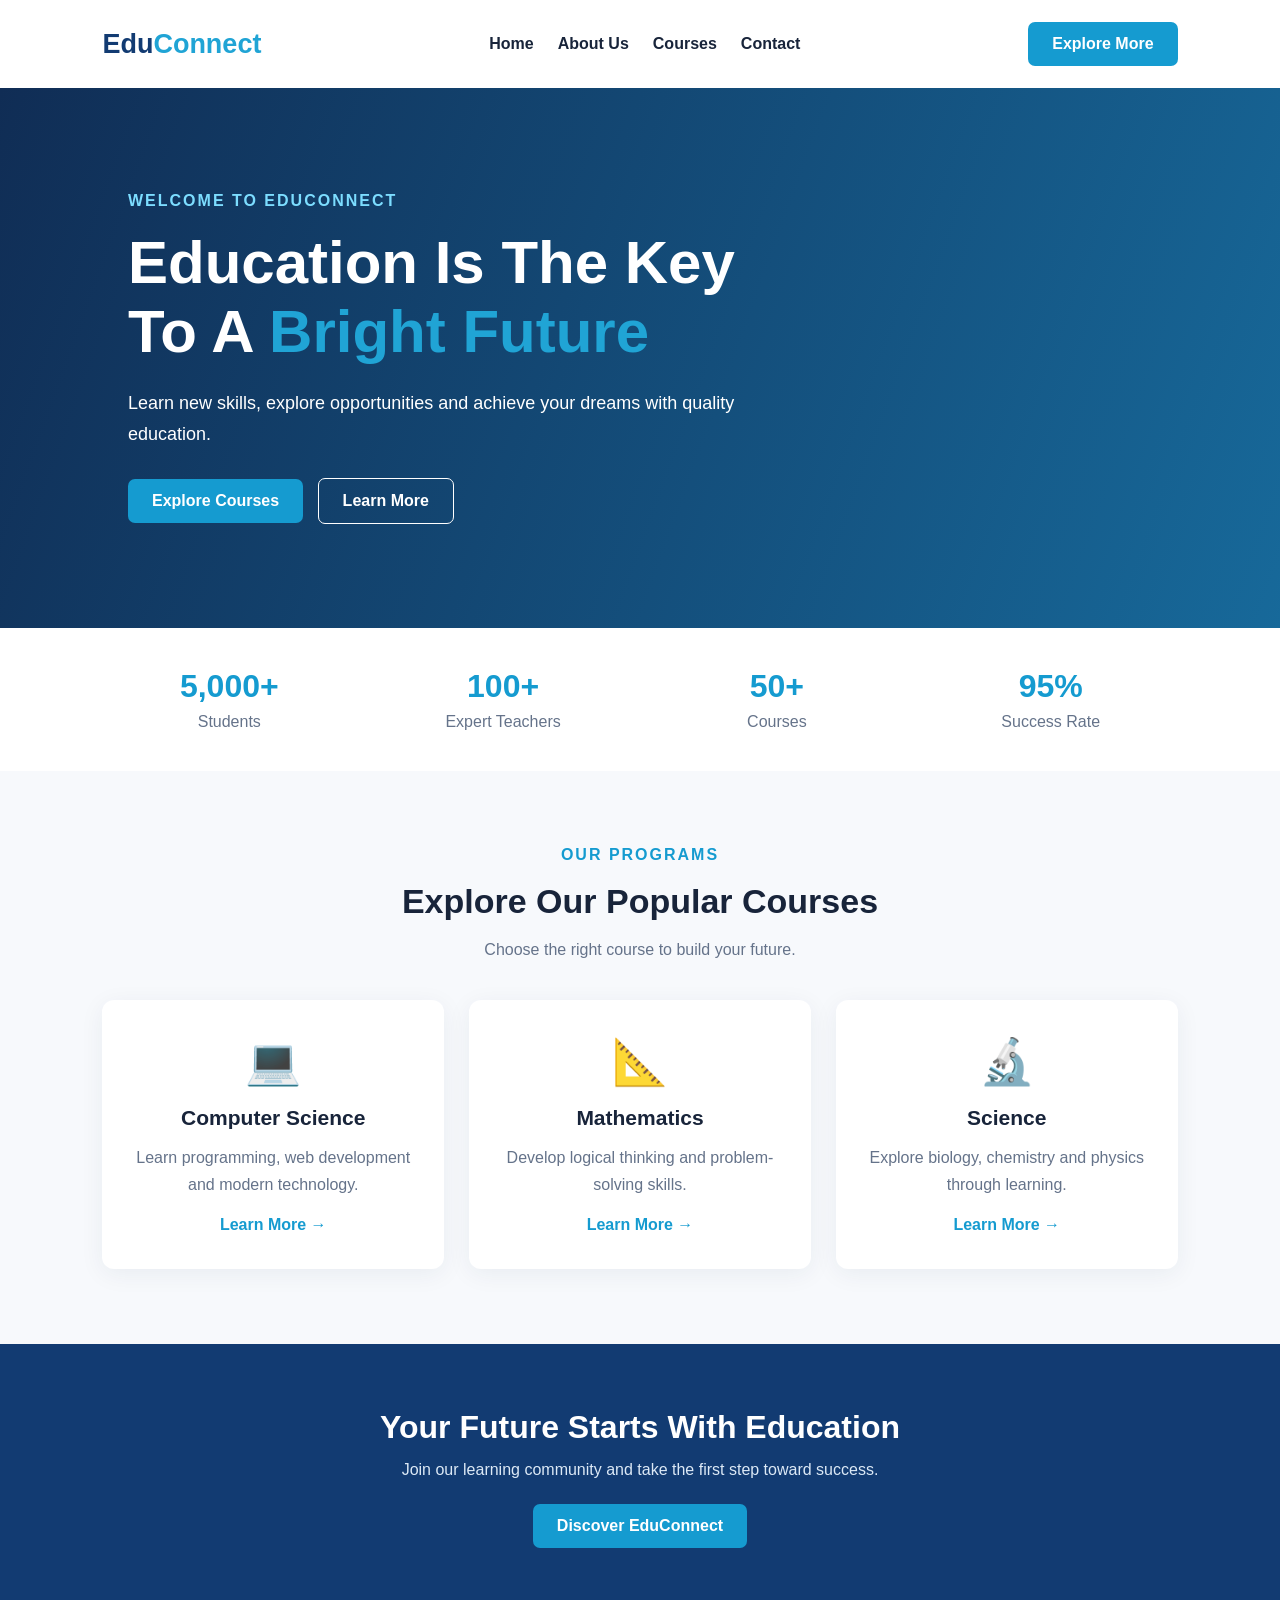
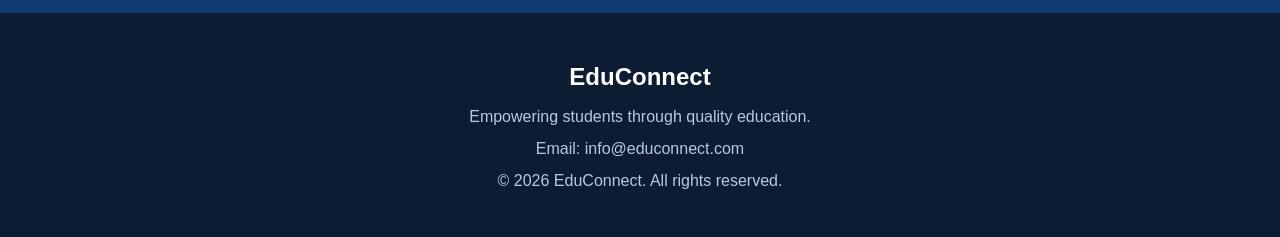
<file: index.html>
<!DOCTYPE html>
<html lang="en">
<head>
<meta charset="UTF-8">
<meta name="viewport" content="width=device-width, initial-scale=1.0">
<title>EduConnect | Education System</title>
<link rel="stylesheet" href="style.css">
</head>
<body>

<header>
  <div class="logo">Edu<span>Connect</span></div>
  <nav>
    <a href="index.html">Home</a>
    <a href="about.html">About Us</a>
    <a href="#courses">Courses</a>
    <a href="#contact">Contact</a>
  </nav>
  <a class="btn" href="about.html">Explore More</a>
</header>

<section class="hero">
  <div class="hero-content">
    <p class="tag">WELCOME TO EDUCONNECT</p>
    <h1>Education Is The Key To A <span>Bright Future</span></h1>
    <p>Learn new skills, explore opportunities and achieve your dreams with quality education.</p>
    <a href="#courses" class="btn">Explore Courses</a>
    <a href="about.html" class="btn secondary">Learn More</a>
  </div>
</section>

<section class="stats">
  <div><h2>5,000+</h2><p>Students</p></div>
  <div><h2>100+</h2><p>Expert Teachers</p></div>
  <div><h2>50+</h2><p>Courses</p></div>
  <div><h2>95%</h2><p>Success Rate</p></div>
</section>

<section class="section" id="courses">
  <p class="tag">OUR PROGRAMS</p>
  <h2>Explore Our Popular Courses</h2>
  <p class="intro">Choose the right course to build your future.</p>

  <div class="cards">
    <div class="card">
      <div class="emoji">💻</div>
      <h3>Computer Science</h3>
      <p>Learn programming, web development and modern technology.</p>
      <a href="about.html">Learn More →</a>
    </div>
    <div class="card">
      <div class="emoji">📐</div>
      <h3>Mathematics</h3>
      <p>Develop logical thinking and problem-solving skills.</p>
      <a href="about.html">Learn More →</a>
    </div>
    <div class="card">
      <div class="emoji">🔬</div>
      <h3>Science</h3>
      <p>Explore biology, chemistry and physics through learning.</p>
      <a href="about.html">Learn More →</a>
    </div>
  </div>
</section>

<section class="banner">
  <h2>Your Future Starts With Education</h2>
  <p>Join our learning community and take the first step toward success.</p>
  <a href="about.html" class="btn">Discover EduConnect</a>
</section>

<footer id="contact">
  <h2>EduConnect</h2>
  <p>Empowering students through quality education.</p>
  <p>Email: info@educonnect.com</p>
  <p>© 2026 EduConnect. All rights reserved.</p>
</footer>

</body>
</html>
</file>
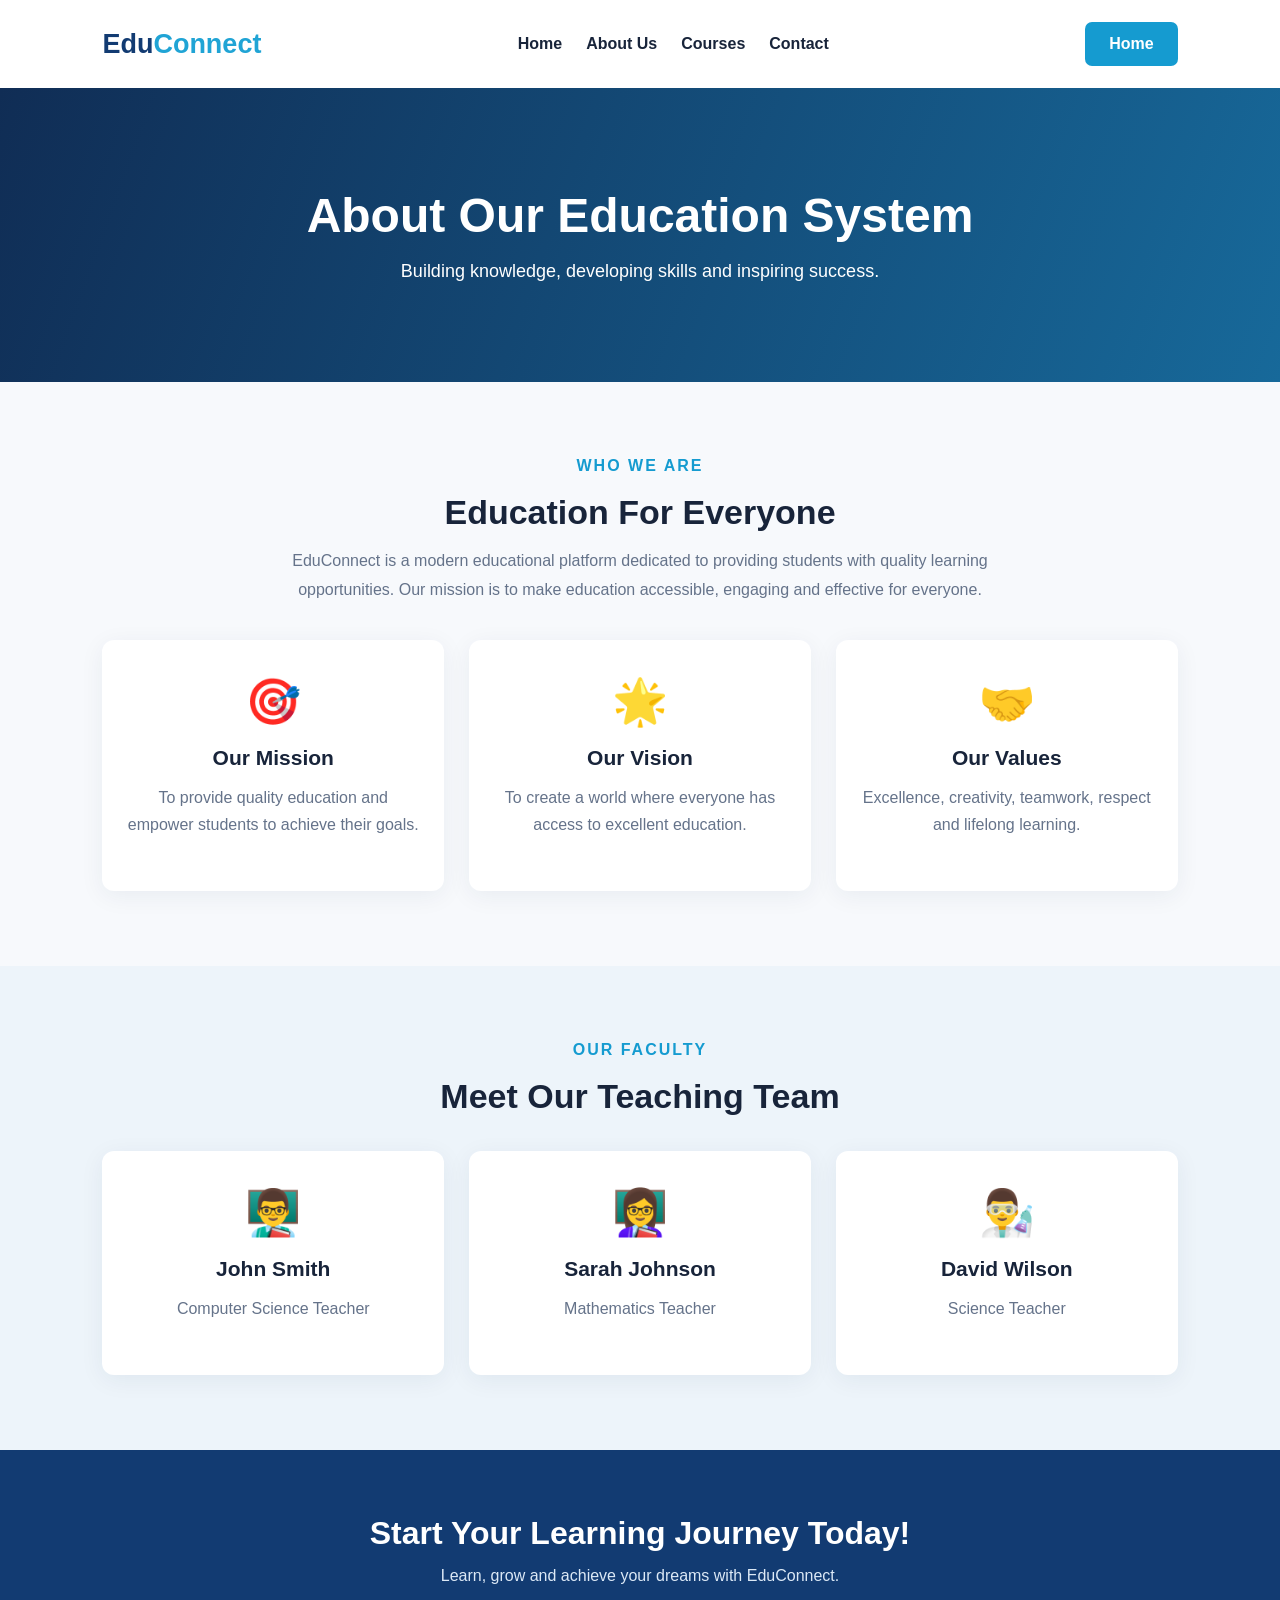
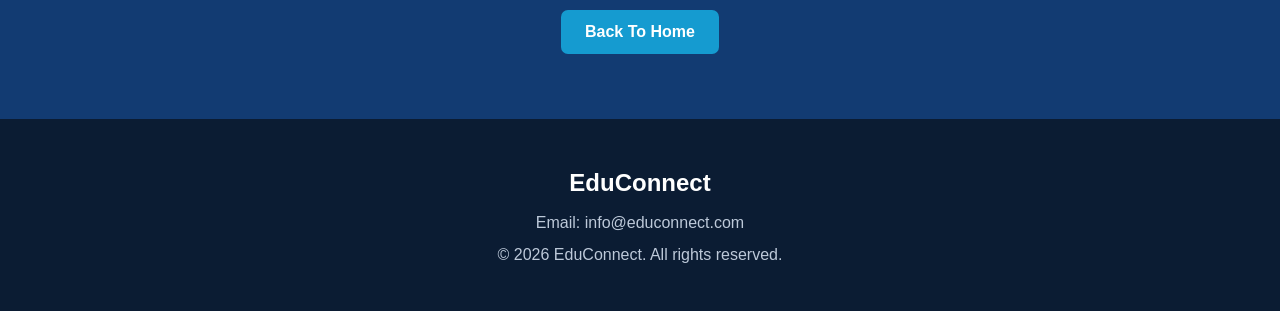
<file: about.html>
<!DOCTYPE html>
<html lang="en">
<head>
<meta charset="UTF-8">
<meta name="viewport" content="width=device-width, initial-scale=1.0">
<title>About Us | EduConnect</title>
<link rel="stylesheet" href="style.css">
</head>
<body>

<header>
  <div class="logo">Edu<span>Connect</span></div>
  <nav>
    <a href="index.html">Home</a>
    <a href="about.html">About Us</a>
    <a href="index.html#courses">Courses</a>
    <a href="#contact">Contact</a>
  </nav>
  <a class="btn" href="index.html">Home</a>
</header>

<section class="about-hero">
  <h1>About Our Education System</h1>
  <p>Building knowledge, developing skills and inspiring success.</p>
</section>

<section class="section about-section">
  <p class="tag">WHO WE ARE</p>
  <h2>Education For Everyone</h2>
  <p class="intro">
    EduConnect is a modern educational platform dedicated to providing
    students with quality learning opportunities. Our mission is to
    make education accessible, engaging and effective for everyone.
  </p>

  <div class="cards">
    <div class="card">
      <div class="emoji">🎯</div>
      <h3>Our Mission</h3>
      <p>To provide quality education and empower students to achieve their goals.</p>
    </div>
    <div class="card">
      <div class="emoji">🌟</div>
      <h3>Our Vision</h3>
      <p>To create a world where everyone has access to excellent education.</p>
    </div>
    <div class="card">
      <div class="emoji">🤝</div>
      <h3>Our Values</h3>
      <p>Excellence, creativity, teamwork, respect and lifelong learning.</p>
    </div>
  </div>
</section>

<section class="section teachers">
  <p class="tag">OUR FACULTY</p>
  <h2>Meet Our Teaching Team</h2>
  <div class="cards">
    <div class="card">
      <div class="emoji">👨‍🏫</div>
      <h3>John Smith</h3>
      <p>Computer Science Teacher</p>
    </div>
    <div class="card">
      <div class="emoji">👩‍🏫</div>
      <h3>Sarah Johnson</h3>
      <p>Mathematics Teacher</p>
    </div>
    <div class="card">
      <div class="emoji">👨‍🔬</div>
      <h3>David Wilson</h3>
      <p>Science Teacher</p>
    </div>
  </div>
</section>

<section class="banner">
  <h2>Start Your Learning Journey Today!</h2>
  <p>Learn, grow and achieve your dreams with EduConnect.</p>
  <a href="index.html" class="btn">Back To Home</a>
</section>

<footer id="contact">
  <h2>EduConnect</h2>
  <p>Email: info@educonnect.com</p>
  <p>© 2026 EduConnect. All rights reserved.</p>
</footer>

</body>
</html>
</file>
<file: style.css>
* {
  margin: 0;
  padding: 0;
  box-sizing: border-box;
  font-family: Arial, sans-serif;
}

html { scroll-behavior: smooth; }

body {
  background: #f7f9fc;
  color: #18243a;
}

header {
  display: flex;
  justify-content: space-between;
  align-items: center;
  padding: 22px 8%;
  background: white;
  flex-wrap: wrap;
  gap: 15px;
}

.logo {
  font-size: 27px;
  font-weight: bold;
  color: #123b72;
}

.logo span, .hero h1 span { color: #20a4d5; }

nav {
  display: flex;
  gap: 24px;
  flex-wrap: wrap;
}

nav a {
  text-decoration: none;
  color: #18243a;
  font-weight: 600;
}

nav a:hover { color: #20a4d5; }

.btn {
  display: inline-block;
  padding: 13px 24px;
  background: #159bd0;
  color: white;
  text-decoration: none;
  border-radius: 7px;
  font-weight: bold;
  border: none;
}

.btn:hover { background: #0879aa; }

.hero {
  min-height: 540px;
  display: flex;
  align-items: center;
  padding: 70px 10%;
  background: linear-gradient(110deg, #102d55, #17699a);
  color: white;
}

.hero-content { max-width: 650px; }

.tag {
  color: #159bd0;
  font-weight: bold;
  letter-spacing: 2px;
  margin-bottom: 18px;
}

.hero .tag { color: #7cddff; }

.hero h1 {
  font-size: clamp(38px, 5vw, 60px);
  line-height: 1.15;
  margin-bottom: 22px;
}

.hero-content > p:not(.tag) {
  font-size: 18px;
  line-height: 1.7;
  margin-bottom: 28px;
}

.secondary {
  background: transparent;
  border: 1px solid white;
  margin-left: 10px;
}

.stats {
  display: grid;
  grid-template-columns: repeat(4, 1fr);
  text-align: center;
  padding: 40px 8%;
  background: white;
  gap: 20px;
}

.stats h2 { color: #159bd0; font-size: 32px; }
.stats p { margin-top: 8px; color: #65738a; }

.section {
  padding: 75px 8%;
  text-align: center;
}

.section > h2, .section h2 {
  font-size: 34px;
  margin-bottom: 15px;
}

.intro {
  color: #65738a;
  line-height: 1.8;
  max-width: 750px;
  margin: 0 auto 35px;
}

.cards {
  display: grid;
  grid-template-columns: repeat(3, 1fr);
  gap: 25px;
  margin-top: 35px;
}

.card {
  background: white;
  padding: 35px 25px;
  border-radius: 12px;
  box-shadow: 0 5px 25px #142b4810;
  transition: .3s;
}

.card:hover { transform: translateY(-7px); }

.emoji { font-size: 45px; margin-bottom: 18px; }

.card h3 { margin-bottom: 14px; font-size: 21px; }

.card p {
  color: #65738a;
  line-height: 1.7;
  margin-bottom: 18px;
}

.card a {
  color: #159bd0;
  font-weight: bold;
  text-decoration: none;
}

.banner {
  background: #123b72;
  color: white;
  padding: 65px 20px;
  text-align: center;
}

.banner h2 { font-size: 32px; margin-bottom: 15px; }
.banner p { margin-bottom: 25px; color: #dce9f6; }

footer {
  background: #0b1c33;
  color: white;
  text-align: center;
  padding: 40px 20px;
  line-height: 2;
}

footer p { color: #bdc9d9; }

.about-hero {
  padding: 100px 20px;
  background: linear-gradient(110deg, #102d55, #17699a);
  color: white;
  text-align: center;
}

.about-hero h1 {
  font-size: clamp(32px, 5vw, 48px);
  margin-bottom: 18px;
}

.about-hero p { font-size: 18px; }

.about-section { background: #f7f9fc; }

.teachers { background: #edf4fa; }

@media(max-width: 768px) {
  header {
    flex-direction: column;
    text-align: center;
  }

  nav { justify-content: center; gap: 15px; }

  .hero { padding: 65px 7%; }

  .stats { grid-template-columns: repeat(2, 1fr); }

  .cards { grid-template-columns: 1fr; }

  .secondary {
    margin: 12px 0 0;
  }

  .section { padding: 55px 7%; }
}

@media(max-width: 400px) {
  nav { gap: 10px; }
  nav a { font-size: 14px; }
}
</file>
